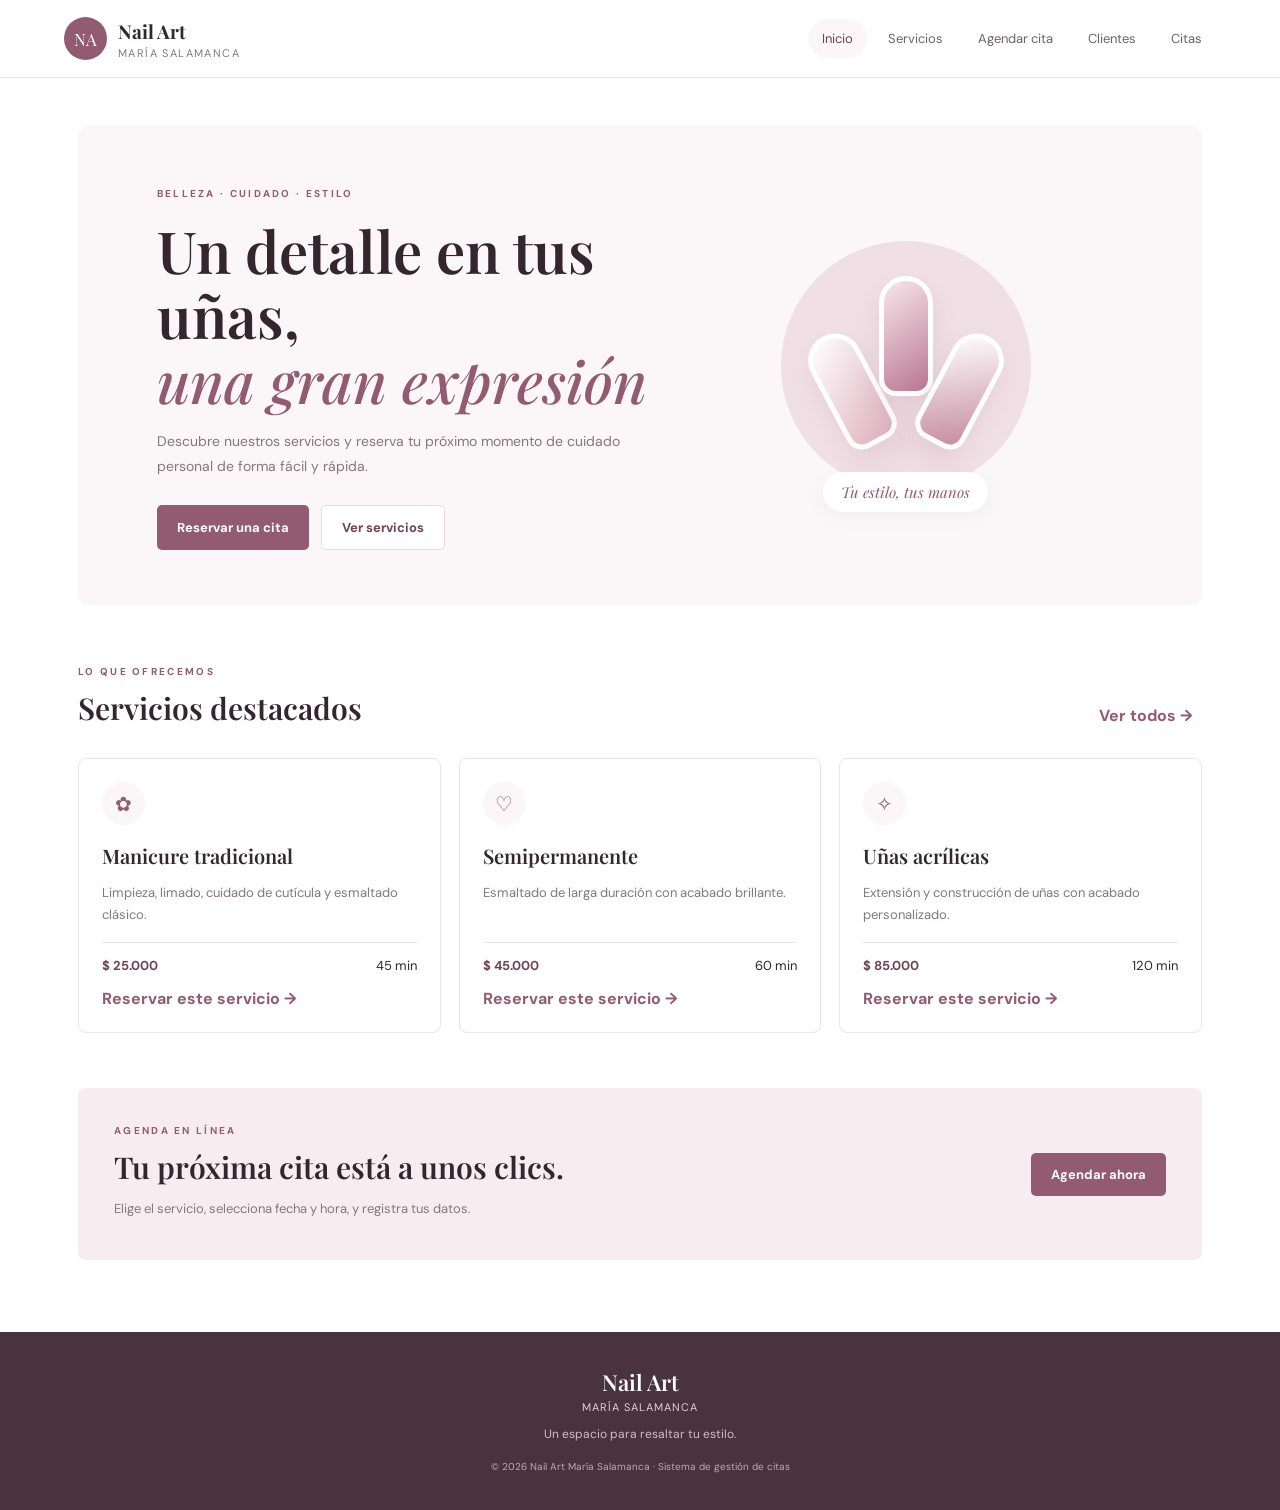
<file: nail_art_maria_salamanca/index.html>
<!DOCTYPE html>
<html lang="es">
<head>
  <meta charset="UTF-8">
  <meta name="viewport" content="width=device-width, initial-scale=1.0">
  <meta name="theme-color" content="#9b6578">
  <title>Nail Art María Salamanca</title>
  <link rel="stylesheet" href="styles.css">
</head>
<body>
  <header class="topbar">
    <a class="brand" href="#" data-view="inicio" aria-label="Ir al inicio">
      <span class="brand-mark">NA</span>
      <span><strong>Nail Art</strong><small>María Salamanca</small></span>
    </a>
    <button class="menu-toggle" id="menuToggle" aria-label="Abrir menú">☰</button>
    <nav id="mainNav">
      <button class="nav-link active" data-view="inicio">Inicio</button>
      <button class="nav-link" data-view="servicios">Servicios</button>
      <button class="nav-link" data-view="agendar">Agendar cita</button>
      <button class="nav-link" data-view="clientes">Clientes</button>
      <button class="nav-link" data-view="citas">Citas</button>
    </nav>
  </header>

  <main>
    <section class="view active" id="view-inicio">
      <div class="hero">
        <div class="hero-copy">
          <span class="eyebrow">BELLEZA · CUIDADO · ESTILO</span>
          <h1>Un detalle en tus uñas,<br><em>una gran expresión</em></h1>
          <p>Descubre nuestros servicios y reserva tu próximo momento de cuidado personal de forma fácil y rápida.</p>
          <div class="hero-actions">
            <button class="btn primary" data-go="agendar">Reservar una cita</button>
            <button class="btn light" data-go="servicios">Ver servicios</button>
          </div>
        </div>
        <div class="hero-art" aria-label="Diseño decorativo de uñas">
          <div class="art-circle"></div><div class="nail nail-one"></div><div class="nail nail-two"></div><div class="nail nail-three"></div>
          <span class="art-caption">Tu estilo, tus manos</span>
        </div>
      </div>
      <div class="section-heading">
        <div><span class="eyebrow">LO QUE OFRECEMOS</span><h2>Servicios destacados</h2></div>
        <button class="text-button" data-go="servicios">Ver todos →</button>
      </div>
      <div class="service-grid" id="featuredServices"></div>
      <div class="welcome-strip">
        <div><span class="eyebrow">AGENDA EN LÍNEA</span><h2>Tu próxima cita está a unos clics.</h2><p>Elige el servicio, selecciona fecha y hora, y registra tus datos.</p></div>
        <button class="btn primary" data-go="agendar">Agendar ahora</button>
      </div>
    </section>

    <section class="view" id="view-servicios">
      <div class="page-heading"><span class="eyebrow">NUESTRO CATÁLOGO</span><h1>Servicios</h1><p>Encuentra el cuidado y diseño ideal para ti.</p></div>
      <div class="service-grid" id="allServices"></div>
    </section>

    <section class="view" id="view-agendar">
      <div class="page-heading"><span class="eyebrow">RESERVA EN LÍNEA</span><h1>Agenda tu cita</h1><p>Completa los datos para solicitar tu espacio.</p></div>
      <div class="booking-layout">
        <form class="panel booking-form" id="bookingForm">
          <h2>Datos de la reserva</h2>
          <div class="form-grid">
            <label>Nombre completo<input name="name" required minlength="3" placeholder="Ej. Laura Gómez"></label>
            <label>Teléfono<input name="phone" required inputmode="tel" pattern="[0-9+ ()-]{7,}" placeholder="Ej. 3001234567"></label>
            <label class="full">Correo electrónico <span class="optional">(opcional)</span><input name="email" type="email" placeholder="correo@ejemplo.com"></label>
            <label class="full">Servicio<select name="service" id="serviceSelect" required><option value="">Selecciona un servicio</option></select></label>
            <label>Fecha<input name="date" id="dateInput" type="date" required></label>
            <label>Hora<select name="time" required id="timeSelect"><option value="">Selecciona una hora</option></select></label>
            <label class="full">Notas adicionales <span class="optional">(opcional)</span><textarea name="notes" rows="3" placeholder="Cuéntanos si tienes alguna idea de diseño..."></textarea></label>
          </div>
          <div class="notice">La reserva quedará registrada en este navegador. El negocio deberá confirmar la disponibilidad.</div>
          <button class="btn primary full-btn" type="submit">Confirmar solicitud</button>
          <p class="form-message" id="bookingMessage" role="status"></p>
        </form>
        <aside class="panel booking-aside">
          <div class="aside-icon">✦</div><h2>Antes de reservar</h2>
          <ul><li>Selecciona el servicio que deseas.</li><li>Verifica que tus datos de contacto estén correctos.</li><li>La cita se guardará con estado <b>Pendiente</b>.</li></ul>
          <div class="aside-note"><strong>¿Necesitas ayuda?</strong><p>Comunícate directamente con el establecimiento para confirmar horarios y disponibilidad.</p></div>
        </aside>
      </div>
    </section>

    <section class="view" id="view-clientes">
      <div class="section-heading page-heading-inline"><div><span class="eyebrow">DIRECTORIO</span><h1>Clientes</h1><p>Consulta las personas registradas mediante las reservas.</p></div><button class="btn secondary" id="exportClients">Exportar CSV</button></div>
      <div class="panel table-panel"><div class="table-tools"><input id="clientSearch" placeholder="Buscar por nombre o teléfono..." aria-label="Buscar clientes"><span id="clientCount" class="muted"></span></div>
        <div class="table-scroll"><table><thead><tr><th>Nombre</th><th>Teléfono</th><th>Correo</th><th>Última reserva</th></tr></thead><tbody id="clientsBody"></tbody></table></div>
      </div>
    </section>

    <section class="view" id="view-citas">
      <div class="section-heading page-heading-inline"><div><span class="eyebrow">CONTROL DE AGENDA</span><h1>Citas</h1><p>Administra las solicitudes registradas en este dispositivo.</p></div><button class="btn secondary" id="exportAppointments">Exportar citas</button></div>
      <div class="stats-row" id="appointmentStats"></div>
      <div class="panel table-panel"><div class="table-tools"><input id="appointmentSearch" placeholder="Buscar cliente o servicio..." aria-label="Buscar citas"><select id="statusFilter" aria-label="Filtrar por estado"><option value="Todas">Todos los estados</option><option>Pendiente</option><option>Confirmada</option><option>Cancelada</option></select></div>
        <div class="table-scroll"><table><thead><tr><th>Cliente</th><th>Servicio</th><th>Fecha y hora</th><th>Estado</th><th>Acciones</th></tr></thead><tbody id="appointmentsBody"></tbody></table></div>
      </div>
    </section>
  </main>

  <footer><div class="footer-brand">Nail Art <span>María Salamanca</span></div><p>Un espacio para resaltar tu estilo.</p><small>© <span id="year"></span> Nail Art María Salamanca · Sistema de gestión de citas</small></footer>
  <div class="toast" id="toast" role="status"></div>
  <script src="app.js"></script>
</body>
</html>
</file>
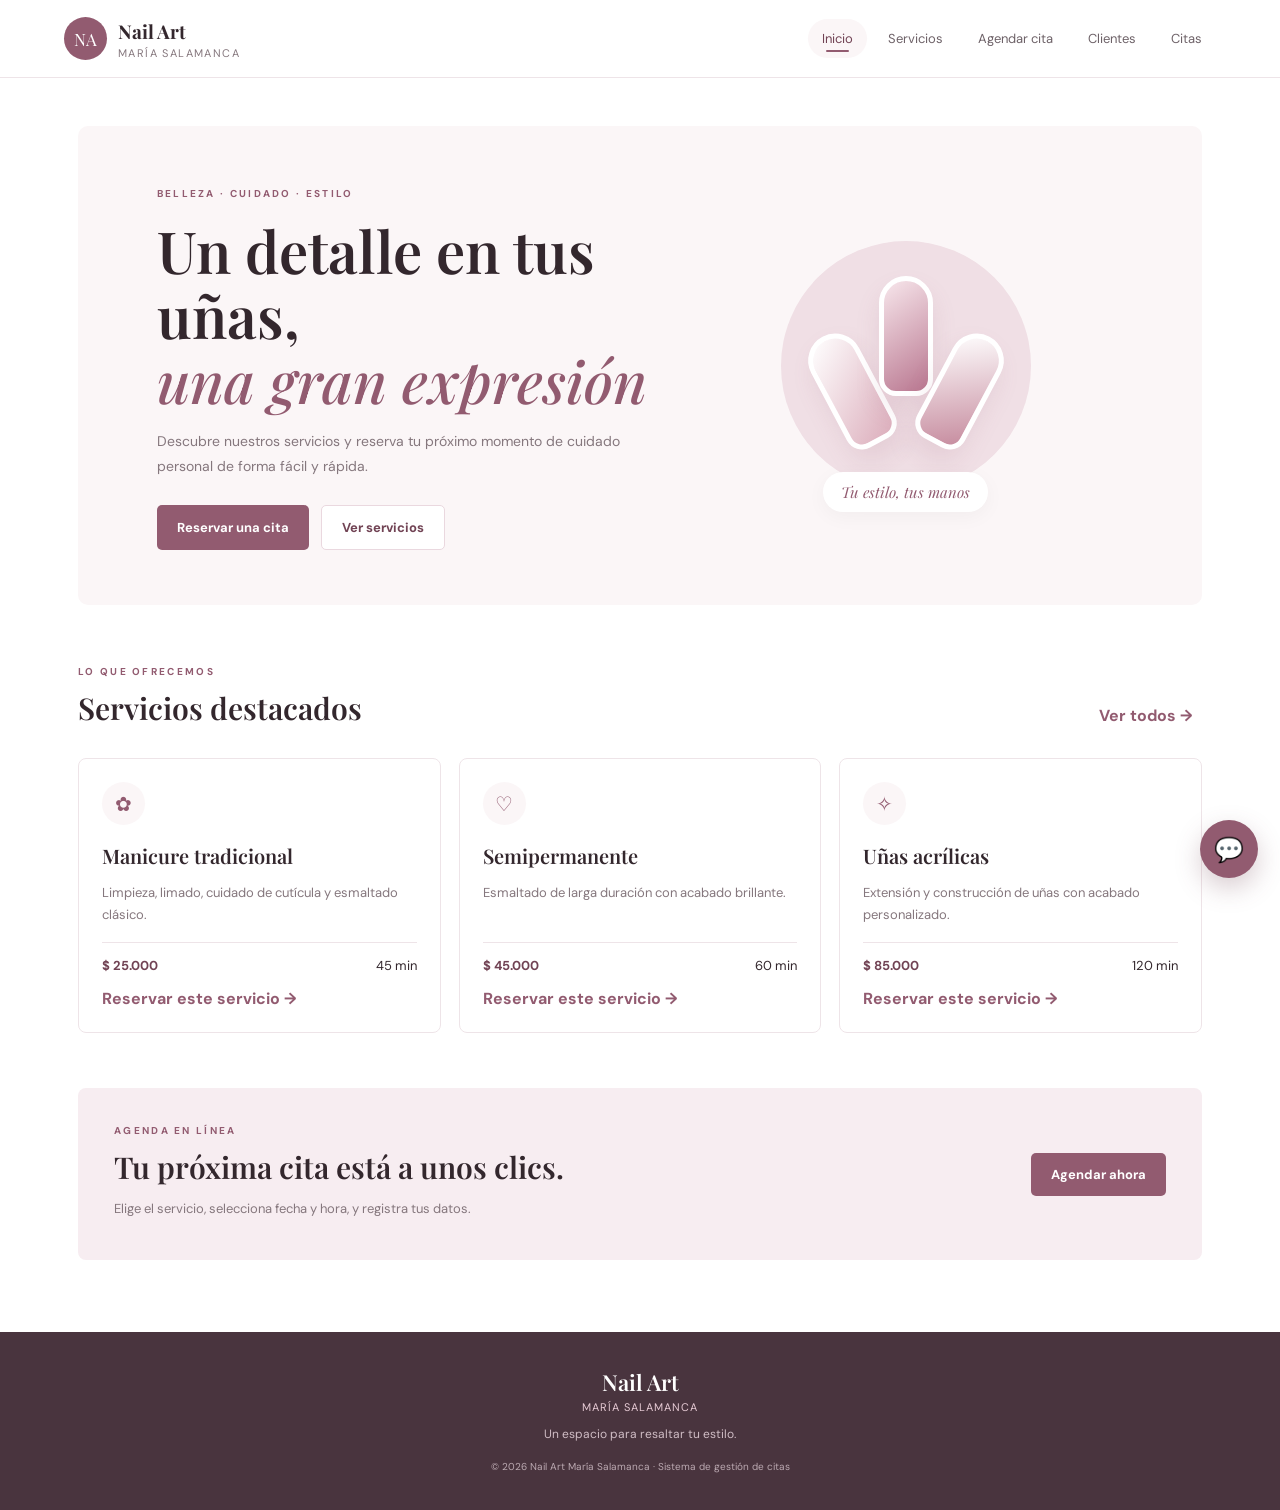
<file: NailArt_Maria_Salamanca_animado/nail_art_maria_salamanca/index.html>
<!DOCTYPE html>
<html lang="es">
<head>
  <meta charset="UTF-8">
  <meta name="viewport" content="width=device-width, initial-scale=1.0">
  <meta name="theme-color" content="#9b6578">
  <title>Nail Art María Salamanca</title>
  <link rel="stylesheet" href="styles.css">
</head>
<body>
  <header class="topbar">
    <a class="brand" href="#" data-view="inicio" aria-label="Ir al inicio">
      <span class="brand-mark">NA</span>
      <span><strong>Nail Art</strong><small>María Salamanca</small></span>
    </a>
    <button class="menu-toggle" id="menuToggle" aria-label="Abrir menú">☰</button>
    <nav id="mainNav">
      <button class="nav-link active" data-view="inicio">Inicio</button>
      <button class="nav-link" data-view="servicios">Servicios</button>
      <button class="nav-link" data-view="agendar">Agendar cita</button>
      <button class="nav-link" data-view="clientes">Clientes</button>
      <button class="nav-link" data-view="citas">Citas</button>
    </nav>
  </header>

  <main>
    <section class="view active" id="view-inicio">
      <div class="hero">
        <div class="hero-copy">
          <span class="eyebrow">BELLEZA · CUIDADO · ESTILO</span>
          <h1>Un detalle en tus uñas,<br><em>una gran expresión</em></h1>
          <p>Descubre nuestros servicios y reserva tu próximo momento de cuidado personal de forma fácil y rápida.</p>
          <div class="hero-actions">
            <button class="btn primary" data-go="agendar">Reservar una cita</button>
            <button class="btn light" data-go="servicios">Ver servicios</button>
          </div>
        </div>
        <div class="hero-art" aria-label="Diseño decorativo de uñas">
          <div class="art-circle"></div><div class="nail nail-one"></div><div class="nail nail-two"></div><div class="nail nail-three"></div>
          <span class="art-caption">Tu estilo, tus manos</span>
        </div>
      </div>
      <div class="section-heading">
        <div><span class="eyebrow">LO QUE OFRECEMOS</span><h2>Servicios destacados</h2></div>
        <button class="text-button" data-go="servicios">Ver todos →</button>
      </div>
      <div class="service-grid" id="featuredServices"></div>
      <div class="welcome-strip">
        <div><span class="eyebrow">AGENDA EN LÍNEA</span><h2>Tu próxima cita está a unos clics.</h2><p>Elige el servicio, selecciona fecha y hora, y registra tus datos.</p></div>
        <button class="btn primary" data-go="agendar">Agendar ahora</button>
      </div>
    </section>

    <section class="view" id="view-servicios">
      <div class="page-heading"><span class="eyebrow">NUESTRO CATÁLOGO</span><h1>Servicios</h1><p>Encuentra el cuidado y diseño ideal para ti.</p></div>
      <div class="service-grid" id="allServices"></div>
    </section>

    <section class="view" id="view-agendar">
      <div class="page-heading"><span class="eyebrow">RESERVA EN LÍNEA</span><h1>Agenda tu cita</h1><p>Completa los datos para solicitar tu espacio.</p></div>
      <div class="booking-layout">
        <form class="panel booking-form" id="bookingForm">
          <h2>Datos de la reserva</h2>
          <div class="form-grid">
            <label>Nombre completo<input name="name" required minlength="3" placeholder="Ej. Laura Gómez"></label>
            <label>Teléfono<input name="phone" required inputmode="tel" pattern="[0-9+ ()-]{7,}" placeholder="Ej. 3001234567"></label>
            <label class="full">Correo electrónico <span class="optional">(opcional)</span><input name="email" type="email" placeholder="correo@ejemplo.com"></label>
            <label class="full">Servicio<select name="service" id="serviceSelect" required><option value="">Selecciona un servicio</option></select></label>
            <label>Fecha<input name="date" id="dateInput" type="date" required></label>
            <label>Hora<select name="time" required id="timeSelect"><option value="">Selecciona una hora</option></select></label>
            <label class="full">Notas adicionales <span class="optional">(opcional)</span><textarea name="notes" rows="3" placeholder="Cuéntanos si tienes alguna idea de diseño..."></textarea></label>
          </div>
          <div class="notice">La reserva quedará registrada en este navegador. El negocio deberá confirmar la disponibilidad.</div>
          <button class="btn primary full-btn" type="submit">Confirmar solicitud</button>
          <p class="form-message" id="bookingMessage" role="status"></p>
        </form>
        <aside class="panel booking-aside">
          <div class="aside-icon">✦</div><h2>Antes de reservar</h2>
          <ul><li>Selecciona el servicio que deseas.</li><li>Verifica que tus datos de contacto estén correctos.</li><li>La cita se guardará con estado <b>Pendiente</b>.</li></ul>
          <div class="aside-note"><strong>¿Necesitas ayuda?</strong><p>Comunícate directamente con el establecimiento para confirmar horarios y disponibilidad.</p></div>
        </aside>
      </div>
    </section>

    <section class="view" id="view-clientes">
      <div class="section-heading page-heading-inline"><div><span class="eyebrow">DIRECTORIO</span><h1>Clientes</h1><p>Consulta las personas registradas mediante las reservas.</p></div><button class="btn secondary" id="exportClients">Exportar CSV</button></div>
      <div class="panel table-panel"><div class="table-tools"><input id="clientSearch" placeholder="Buscar por nombre o teléfono..." aria-label="Buscar clientes"><span id="clientCount" class="muted"></span></div>
        <div class="table-scroll"><table><thead><tr><th>Nombre</th><th>Teléfono</th><th>Correo</th><th>Última reserva</th></tr></thead><tbody id="clientsBody"></tbody></table></div>
      </div>
    </section>

    <section class="view" id="view-citas">
      <div class="section-heading page-heading-inline"><div><span class="eyebrow">CONTROL DE AGENDA</span><h1>Citas</h1><p>Administra las solicitudes registradas en este dispositivo.</p></div><button class="btn secondary" id="exportAppointments">Exportar citas</button></div>
      <div class="stats-row" id="appointmentStats"></div>
      <div class="panel table-panel"><div class="table-tools"><input id="appointmentSearch" placeholder="Buscar cliente o servicio..." aria-label="Buscar citas"><select id="statusFilter" aria-label="Filtrar por estado"><option value="Todas">Todos los estados</option><option>Pendiente</option><option>Confirmada</option><option>Cancelada</option></select></div>
        <div class="table-scroll"><table><thead><tr><th>Cliente</th><th>Servicio</th><th>Fecha y hora</th><th>Estado</th><th>Acciones</th></tr></thead><tbody id="appointmentsBody"></tbody></table></div>
      </div>
    </section>
  </main>

  <footer><div class="footer-brand">Nail Art <span>María Salamanca</span></div><p>Un espacio para resaltar tu estilo.</p><small>© <span id="year"></span> Nail Art María Salamanca · Sistema de gestión de citas</small></footer>
  <div class="toast" id="toast" role="status"></div>

  <!-- CHATBOT DE ATENCION -->
  <button id="chatbotToggle" class="chatbot-toggle" aria-label="Abrir asistente virtual" title="Abrir asistente virtual">💬</button>
  <section id="chatbotWindow" class="chatbot-window" aria-label="Asistente virtual" aria-live="polite">
    <div class="chatbot-header">
      <div><h3>Nail Art Assistant</h3><span>● Asistente virtual</span></div>
      <button id="chatbotClose" aria-label="Cerrar chat">×</button>
    </div>
    <div id="chatbotMessages" class="chatbot-messages">
      <div class="bot-message">¡Hola! 💗 Bienvenida a Nail Art María Salamanca. ¿En qué podemos ayudarte?</div>
    </div>
    <div id="chatbotOptions" class="chatbot-options">
      <button data-option="servicios">Ver servicios</button>
      <button data-option="precios">Consultar precios</button>
      <button data-option="citas">Agendar una cita</button>
      <button data-option="preguntas">Preguntas frecuentes</button>
      <button data-option="contacto">Contacto</button>
    </div>
    <form id="chatbotForm" class="chatbot-input">
      <input id="chatbotText" type="text" placeholder="Escribe tu mensaje..." autocomplete="off" aria-label="Escribe tu mensaje">
      <button type="submit" aria-label="Enviar mensaje">➤</button>
    </form>
    <div class="chatbot-note">Asistente automático · Información de referencia</div>
  </section>
  <script src="app.js"></script>
  <script src="chatbot/chatbot.js"></script>
  <script src="animations.js"></script>
</body>
</html>
</file>
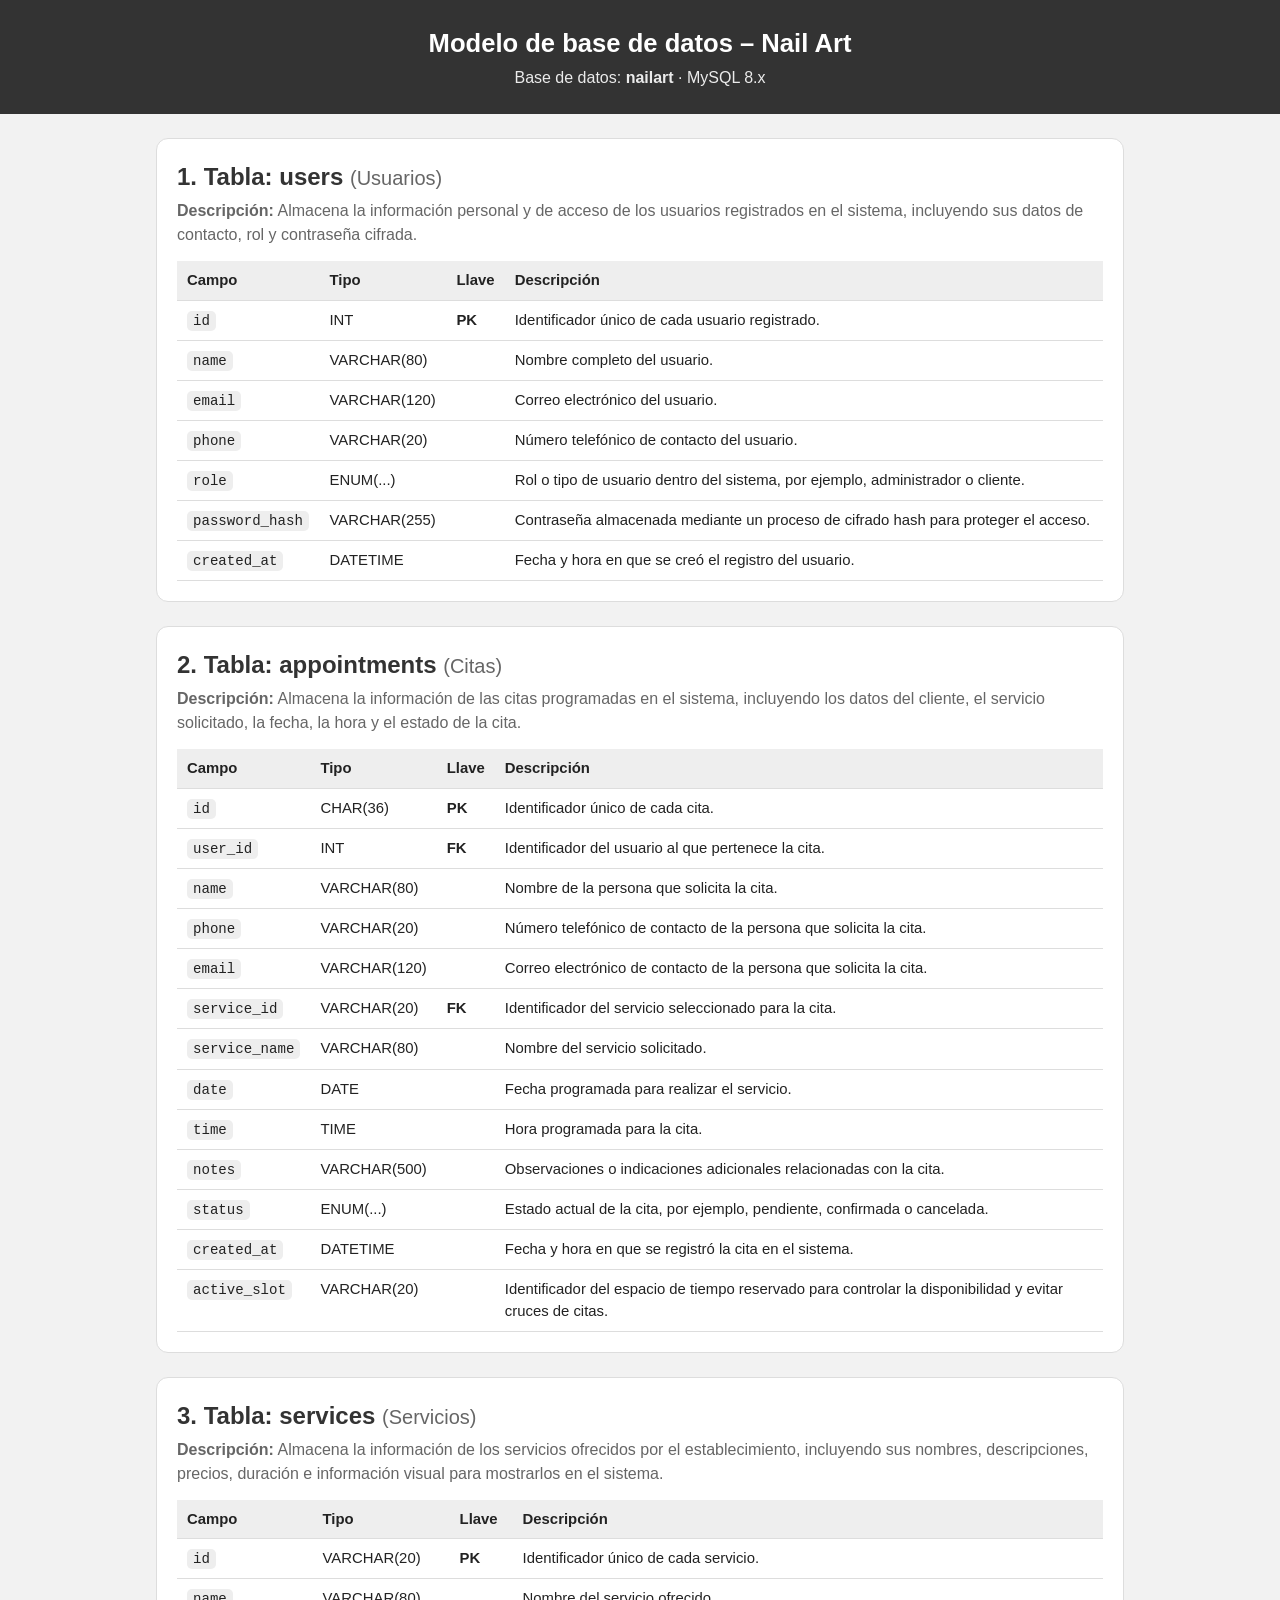
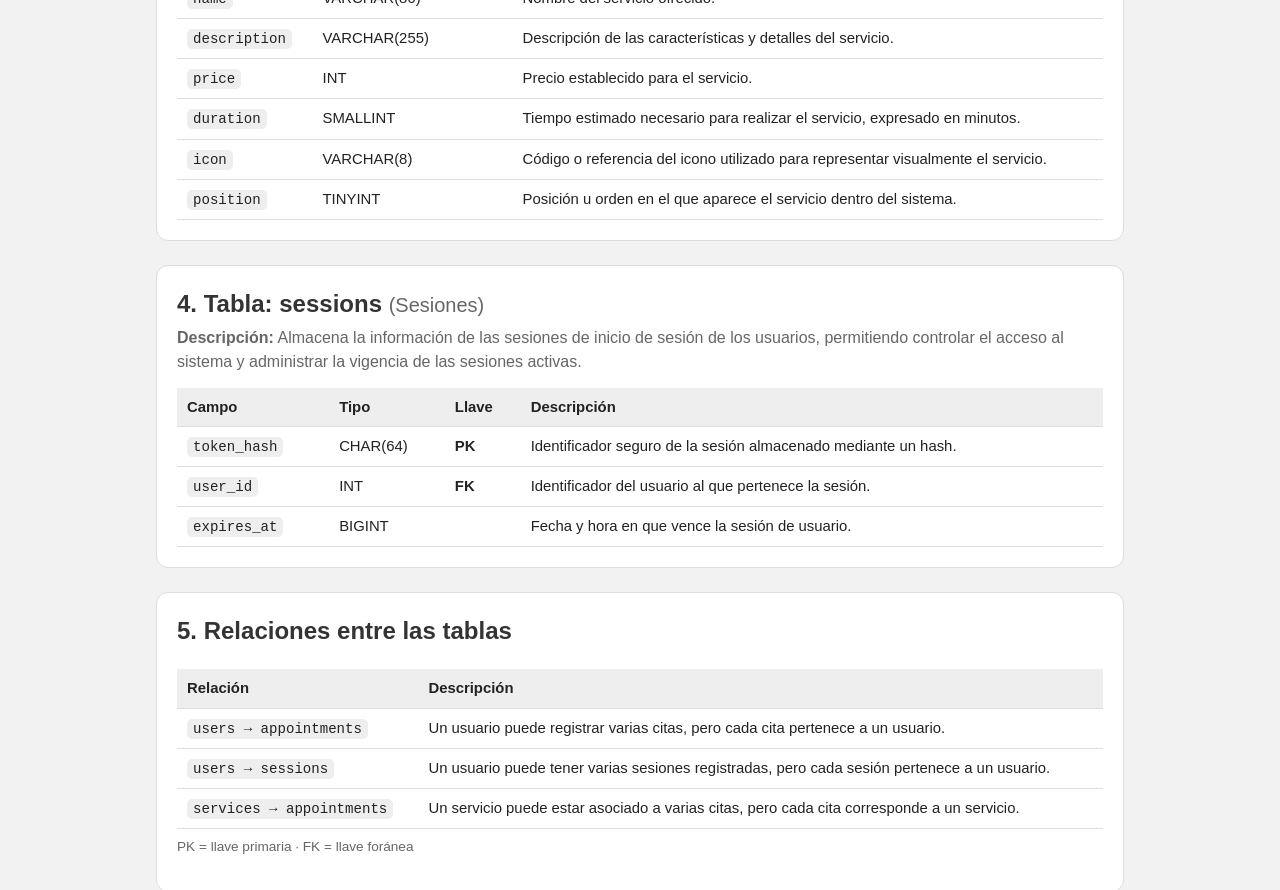
<file: index (1).html>
<!DOCTYPE html>
<html lang="es">
<head>
<meta charset="UTF-8">
<meta name="viewport" content="width=device-width, initial-scale=1">
<title>Modelo de base de datos – Nail Art</title>
<style>
  :root {
    --bg:#f2f2f2; --card:#ffffff; --text:#222222; --muted:#666666;
    --accent:#333333; --line:#dddddd; --head:#eeeeee;
  }
  @media (prefers-color-scheme: dark) {
    :root { --bg:#1e1e1e; --card:#2a2a2a; --text:#eeeeee; --muted:#aaaaaa; --accent:#eeeeee; --line:#444444; --head:#353535; }
  }
  * { box-sizing:border-box; }
  body { margin:0; font-family:Arial,Helvetica,sans-serif; background:var(--bg); color:var(--text); line-height:1.5; }
  header { background:#333333; color:#ffffff; padding:24px; text-align:center; }
  header h1 { margin:0 0 4px; font-size:1.6rem; }
  header p { margin:0; opacity:.9; }
  main { max-width:1000px; margin:24px auto; padding:0 16px; display:grid; gap:24px; }
  .tabla { background:var(--card); border-radius:12px; padding:20px; border:1px solid var(--line); }
  .tabla h2 { margin:0 0 4px; color:var(--accent); }
  .tabla h2 small { color:var(--muted); font-weight:normal; }
  .desc { margin:0 0 14px; color:var(--muted); }
  .scroll { overflow-x:auto; }
  table { width:100%; border-collapse:collapse; font-size:.93rem; }
  th, td { text-align:left; padding:8px 10px; border-bottom:1px solid var(--line); vertical-align:top; }
  th { background:var(--head); }
  code { background:var(--head); padding:2px 6px; border-radius:5px; font-size:.88rem; }
  .pk { font-weight:bold; }
  .fk { font-weight:bold; }
  .rel { background:var(--card); border-radius:12px; padding:20px; border:1px solid var(--line); }
  .rel h2 { margin-top:0; color:var(--accent); }
  .nota { color:var(--muted); font-size:.85rem; margin-top:8px; }
</style>
</head>
<body>

<header>
  <h1>Modelo de base de datos – Nail Art</h1>
  <p>Base de datos: <strong>nailart</strong> · MySQL 8.x</p>
</header>

<main id="contenido"></main>

<script>
const tablas = [
  {
    nombre: 'users', titulo: 'Usuarios',
    desc: 'Almacena la información personal y de acceso de los usuarios registrados en el sistema, incluyendo sus datos de contacto, rol y contraseña cifrada.',
    campos: [
      ['id', 'INT', 'PK', 'Identificador único de cada usuario registrado.'],
      ['name', 'VARCHAR(80)', '', 'Nombre completo del usuario.'],
      ['email', 'VARCHAR(120)', '', 'Correo electrónico del usuario.'],
      ['phone', 'VARCHAR(20)', '', 'Número telefónico de contacto del usuario.'],
      ['role', 'ENUM(...)', '', 'Rol o tipo de usuario dentro del sistema, por ejemplo, administrador o cliente.'],
      ['password_hash', 'VARCHAR(255)', '', 'Contraseña almacenada mediante un proceso de cifrado hash para proteger el acceso.'],
      ['created_at', 'DATETIME', '', 'Fecha y hora en que se creó el registro del usuario.']
    ]
  },
  {
    nombre: 'appointments', titulo: 'Citas',
    desc: 'Almacena la información de las citas programadas en el sistema, incluyendo los datos del cliente, el servicio solicitado, la fecha, la hora y el estado de la cita.',
    campos: [
      ['id', 'CHAR(36)', 'PK', 'Identificador único de cada cita.'],
      ['user_id', 'INT', 'FK', 'Identificador del usuario al que pertenece la cita.'],
      ['name', 'VARCHAR(80)', '', 'Nombre de la persona que solicita la cita.'],
      ['phone', 'VARCHAR(20)', '', 'Número telefónico de contacto de la persona que solicita la cita.'],
      ['email', 'VARCHAR(120)', '', 'Correo electrónico de contacto de la persona que solicita la cita.'],
      ['service_id', 'VARCHAR(20)', 'FK', 'Identificador del servicio seleccionado para la cita.'],
      ['service_name', 'VARCHAR(80)', '', 'Nombre del servicio solicitado.'],
      ['date', 'DATE', '', 'Fecha programada para realizar el servicio.'],
      ['time', 'TIME', '', 'Hora programada para la cita.'],
      ['notes', 'VARCHAR(500)', '', 'Observaciones o indicaciones adicionales relacionadas con la cita.'],
      ['status', 'ENUM(...)', '', 'Estado actual de la cita, por ejemplo, pendiente, confirmada o cancelada.'],
      ['created_at', 'DATETIME', '', 'Fecha y hora en que se registró la cita en el sistema.'],
      ['active_slot', 'VARCHAR(20)', '', 'Identificador del espacio de tiempo reservado para controlar la disponibilidad y evitar cruces de citas.']
    ]
  },
  {
    nombre: 'services', titulo: 'Servicios',
    desc: 'Almacena la información de los servicios ofrecidos por el establecimiento, incluyendo sus nombres, descripciones, precios, duración e información visual para mostrarlos en el sistema.',
    campos: [
      ['id', 'VARCHAR(20)', 'PK', 'Identificador único de cada servicio.'],
      ['name', 'VARCHAR(80)', '', 'Nombre del servicio ofrecido.'],
      ['description', 'VARCHAR(255)', '', 'Descripción de las características y detalles del servicio.'],
      ['price', 'INT', '', 'Precio establecido para el servicio.'],
      ['duration', 'SMALLINT', '', 'Tiempo estimado necesario para realizar el servicio, expresado en minutos.'],
      ['icon', 'VARCHAR(8)', '', 'Código o referencia del icono utilizado para representar visualmente el servicio.'],
      ['position', 'TINYINT', '', 'Posición u orden en el que aparece el servicio dentro del sistema.']
    ]
  },
  {
    nombre: 'sessions', titulo: 'Sesiones',
    desc: 'Almacena la información de las sesiones de inicio de sesión de los usuarios, permitiendo controlar el acceso al sistema y administrar la vigencia de las sesiones activas.',
    campos: [
      ['token_hash', 'CHAR(64)', 'PK', 'Identificador seguro de la sesión almacenado mediante un hash.'],
      ['user_id', 'INT', 'FK', 'Identificador del usuario al que pertenece la sesión.'],
      ['expires_at', 'BIGINT', '', 'Fecha y hora en que vence la sesión de usuario.']
    ]
  }
];

const relaciones = [
  ['users → appointments', 'Un usuario puede registrar varias citas, pero cada cita pertenece a un usuario.'],
  ['users → sessions', 'Un usuario puede tener varias sesiones registradas, pero cada sesión pertenece a un usuario.'],
  ['services → appointments', 'Un servicio puede estar asociado a varias citas, pero cada cita corresponde a un servicio.']
];

const esc = s => String(s).replace(/[&<>"]/g, c => ({'&':'&amp;','<':'&lt;','>':'&gt;','"':'&quot;'}[c]));
const marca = k => k === 'PK' ? '<span class="pk">PK</span>' : k === 'FK' ? '<span class="fk">FK</span>' : '';

let html = '';
tablas.forEach((t, i) => {
  html += `
  <section class="tabla">
    <h2>${i + 1}. Tabla: ${esc(t.nombre)} <small>(${esc(t.titulo)})</small></h2>
    <p class="desc"><strong>Descripción:</strong> ${esc(t.desc)}</p>
    <div class="scroll"><table>
      <thead><tr><th>Campo</th><th>Tipo</th><th>Llave</th><th>Descripción</th></tr></thead>
      <tbody>${t.campos.map(c => `
        <tr><td><code>${esc(c[0])}</code></td><td>${esc(c[1])}</td><td>${marca(c[2])}</td><td>${esc(c[3])}</td></tr>`).join('')}
      </tbody>
    </table></div>
  </section>`;
});

html += `
  <section class="rel">
    <h2>${tablas.length + 1}. Relaciones entre las tablas</h2>
    <div class="scroll"><table>
      <thead><tr><th>Relación</th><th>Descripción</th></tr></thead>
      <tbody>${relaciones.map(r => `<tr><td><code>${esc(r[0])}</code></td><td>${esc(r[1])}</td></tr>`).join('')}</tbody>
    </table></div>
    <p class="nota">PK = llave primaria · FK = llave foránea</p>
  </section>`;

document.getElementById('contenido').innerHTML = html;
</script>
</body>
</html>
</file>
<file: nail_art_maria_salamanca/styles.css>
@import url('https://fonts.googleapis.com/css2?family=DM+Sans:wght@400;500;600;700&family=Playfair+Display:wght@500;600;700&display=swap');
:root{--wine:#925b70;--wine-dark:#714354;--rose:#ead8df;--pale:#fbf6f7;--ink:#33272d;--muted:#85777d;--line:#eee4e8;--white:#fff;--green:#4c8065;--gold:#b78b54}
*{box-sizing:border-box}body{margin:0;background:#fff;color:var(--ink);font-family:'DM Sans',sans-serif}button,input,select,textarea{font:inherit}button{cursor:pointer}.topbar{height:78px;padding:0 max(5vw,24px);display:flex;align-items:center;justify-content:space-between;border-bottom:1px solid var(--line);background:#fff;position:sticky;top:0;z-index:10}.brand{display:flex;gap:11px;align-items:center;color:inherit;text-decoration:none}.brand-mark{width:43px;height:43px;border-radius:50%;background:var(--wine);color:white;display:grid;place-items:center;font-family:'Playfair Display';font-size:17px}.brand strong,.brand small{display:block}.brand strong{font-family:'Playfair Display';font-size:19px}.brand small{font-size:11px;letter-spacing:1.4px;color:var(--muted);text-transform:uppercase;margin-top:2px}nav{display:flex;gap:7px}.nav-link{border:0;background:none;color:#6e6268;padding:11px 14px;border-radius:30px;font-size:13px}.nav-link:hover,.nav-link.active{background:var(--pale);color:var(--wine-dark)}.menu-toggle{display:none;border:0;background:none;font-size:24px;color:var(--wine)}
main{min-height:65vh}.view{display:none;max-width:1180px;margin:auto;padding:48px 28px 72px}.view.active{display:block}.hero{background:var(--pale);border-radius:10px;min-height:410px;padding:55px 7%;display:grid;grid-template-columns:1.1fr .9fr;align-items:center;overflow:hidden}.eyebrow{font-size:10px;letter-spacing:2.3px;color:var(--wine);font-weight:700}.hero h1,.page-heading h1{font:600 clamp(38px,5vw,58px)/1.12 'Playfair Display',serif;margin:16px 0}.hero h1 em{color:var(--wine);font-weight:500}.hero-copy p,.page-heading p{color:var(--muted);line-height:1.8;max-width:490px;font-size:14px}.hero-actions{display:flex;gap:12px;margin-top:26px}.btn{border:0;border-radius:5px;padding:13px 20px;font-size:13px;font-weight:700;transition:.2s}.btn:hover{transform:translateY(-1px);filter:brightness(.97)}.primary{background:var(--wine);color:#fff}.light{background:#fff;color:var(--wine-dark);border:1px solid var(--rose)}.secondary{background:var(--pale);color:var(--wine-dark);border:1px solid var(--rose)}.hero-art{height:300px;position:relative;display:grid;place-items:center}.art-circle{width:250px;height:250px;border-radius:50%;background:#f0dfe5;position:absolute}.nail{position:absolute;width:54px;height:120px;border-radius:35px 35px 22px 22px;background:linear-gradient(145deg,#fff,#dcaebc);border:5px solid #fff;box-shadow:0 14px 25px #9b657822}.nail-one{transform:rotate(-28deg) translate(-60px,-5px)}.nail-two{transform:rotate(0deg) translate(0,-30px);background:linear-gradient(145deg,#f7e6eb,#b97790)}.nail-three{transform:rotate(28deg) translate(60px,-5px);background:linear-gradient(145deg,#fff,#c68b9e)}.art-caption{position:absolute;bottom:4px;background:white;padding:10px 18px;border-radius:30px;color:var(--wine);font:italic 15px 'Playfair Display';box-shadow:0 5px 20px #0000000a}.section-heading{display:flex;justify-content:space-between;align-items:end;margin:54px 0 22px}.section-heading h2,.welcome-strip h2{font:600 30px 'Playfair Display';margin:8px 0}.text-button{border:0;background:none;color:var(--wine);font-weight:700;padding:10px}.service-grid{display:grid;grid-template-columns:repeat(3,1fr);gap:18px}.service-card{border:1px solid var(--line);border-radius:8px;padding:23px;background:white}.service-icon{width:43px;height:43px;border-radius:50%;display:grid;place-items:center;background:var(--pale);font-size:20px;color:var(--wine)}.service-card h3{font:600 20px 'Playfair Display';margin:17px 0 8px}.service-card p{font-size:13px;line-height:1.7;color:var(--muted);min-height:44px}.service-meta{display:flex;justify-content:space-between;border-top:1px solid var(--line);padding-top:14px;margin-top:16px;font-size:13px}.service-meta strong{color:var(--wine-dark)}.service-card .text-button{padding:14px 0 0}.welcome-strip{margin-top:55px;padding:30px 36px;background:#f7edf1;border-radius:8px;display:flex;align-items:center;justify-content:space-between}.welcome-strip p{color:var(--muted);font-size:13px}.page-heading{margin:5px 0 30px}.page-heading h1{font-size:44px;margin:9px 0}.booking-layout{display:grid;grid-template-columns:1.55fr .8fr;gap:22px;align-items:start}.panel{border:1px solid var(--line);border-radius:8px;background:#fff;padding:26px}.booking-form h2,.booking-aside h2{font:600 23px 'Playfair Display';margin:0 0 22px}.form-grid{display:grid;grid-template-columns:1fr 1fr;gap:17px}.form-grid label{font-size:12px;font-weight:700;color:#61535a}.form-grid input,.form-grid select,.form-grid textarea,.table-tools input,.table-tools select{display:block;width:100%;margin-top:8px;border:1px solid #e7dce1;border-radius:5px;padding:12px;background:white;color:var(--ink);outline:none;font-size:13px}.form-grid input:focus,.form-grid select:focus,.form-grid textarea:focus,.table-tools input:focus{border-color:var(--wine)}.full{grid-column:1/-1}.optional{color:#a99ba1;font-weight:400}.notice{background:var(--pale);color:#806d76;padding:12px 14px;font-size:11px;line-height:1.6;margin:20px 0;border-radius:4px}.full-btn{width:100%}.form-message{font-size:13px;color:var(--green);margin-bottom:0}.booking-aside{background:var(--pale)}.aside-icon{width:42px;height:42px;border-radius:50%;background:white;display:grid;place-items:center;color:var(--wine);font-size:21px;margin-bottom:17px}.booking-aside ul{padding-left:18px;color:var(--muted);font-size:13px;line-height:2}.booking-aside li{padding-left:4px;margin-bottom:7px}.aside-note{border-top:1px solid var(--rose);margin-top:25px;padding-top:18px;font-size:12px}.aside-note p{color:var(--muted);line-height:1.7}.page-heading-inline{margin:0 0 25px}.page-heading-inline h1{font:600 42px 'Playfair Display';margin:8px 0}.page-heading-inline p{font-size:13px;color:var(--muted);margin:0}.table-panel{padding:20px}.table-tools{display:flex;gap:12px;justify-content:space-between;margin-bottom:17px}.table-tools input{max-width:340px;margin:0}.table-tools select{width:auto;min-width:170px;margin:0}.table-scroll{overflow-x:auto}table{width:100%;border-collapse:collapse;text-align:left;white-space:nowrap}th{font-size:10px;text-transform:uppercase;letter-spacing:1px;color:#9a8b92;background:var(--pale)}th,td{padding:15px 13px;border-bottom:1px solid var(--line)}td{font-size:12px;color:#65575e}td strong{color:var(--ink)}.muted{font-size:12px;color:var(--muted);align-self:center}.empty{text-align:center;padding:30px;color:var(--muted)}.status{padding:5px 9px;border-radius:20px;font-size:10px;font-weight:700;background:#f5eee4;color:#9a7139}.status.Confirmada{background:#eaf3ed;color:#4c8065}.status.Cancelada{background:#f8e9e9;color:#a35d5d}.action-btn{border:1px solid var(--rose);background:#fff;color:var(--wine);padding:6px 9px;border-radius:4px;font-size:11px;margin:2px}.action-btn.danger{color:#a35d5d}.stats-row{display:grid;grid-template-columns:repeat(3,1fr);gap:14px;margin:20px 0}.stat{padding:17px 20px;border:1px solid var(--line);border-radius:7px}.stat span{font-size:11px;color:var(--muted)}.stat strong{display:block;font:600 28px 'Playfair Display';margin-top:5px}.footer-brand{font:600 22px 'Playfair Display';color:white}.footer-brand span{font:11px 'DM Sans';letter-spacing:1px;display:block;color:#e7cbd5;text-transform:uppercase;margin-top:3px}footer{background:#49343e;color:#e8dce1;text-align:center;padding:35px 20px}footer p{font-size:12px;color:#d0bdc5}footer small{font-size:10px;color:#bcaab2}.toast{position:fixed;bottom:22px;right:22px;background:#49343e;color:white;padding:13px 18px;border-radius:5px;font-size:13px;opacity:0;transform:translateY(10px);transition:.25s;pointer-events:none;z-index:20}.toast.show{opacity:1;transform:translateY(0)}
@media(max-width:760px){.topbar{height:68px}.menu-toggle{display:block}nav{display:none;position:absolute;top:68px;left:0;right:0;background:#fff;padding:12px 20px 18px;box-shadow:0 10px 18px #0000000d;flex-direction:column}nav.open{display:flex}.nav-link{text-align:left}.view{padding:30px 18px 50px}.hero{grid-template-columns:1fr;padding:35px 25px}.hero-art{height:240px}.art-circle{width:190px;height:190px}.nail{transform-origin:center;scale:.8}.nail-one{transform:rotate(-28deg) translate(-50px,-5px)}.nail-two{transform:translate(0,-25px)}.nail-three{transform:rotate(28deg) translate(50px,-5px)}.service-grid{grid-template-columns:1fr}.section-heading{margin-top:38px}.welcome-strip{display:block;padding:25px}.welcome-strip .btn{margin-top:12px}.booking-layout{grid-template-columns:1fr}.form-grid{grid-template-columns:1fr}.full{grid-column:auto}.stats-row{gap:7px}.stat{padding:12px}.stat strong{font-size:23px}.page-heading-inline{align-items:start;gap:15px;flex-direction:column}.table-tools{flex-direction:column}.table-tools input,.table-tools select{max-width:none;width:100%}}
</file>
<file: NailArt_Maria_Salamanca_animado/nail_art_maria_salamanca/styles.css>
@import url('https://fonts.googleapis.com/css2?family=DM+Sans:wght@400;500;600;700&family=Playfair+Display:wght@500;600;700&display=swap');
:root{--wine:#925b70;--wine-dark:#714354;--rose:#ead8df;--pale:#fbf6f7;--ink:#33272d;--muted:#85777d;--line:#eee4e8;--white:#fff;--green:#4c8065;--gold:#b78b54}
*{box-sizing:border-box}body{margin:0;background:#fff;color:var(--ink);font-family:'DM Sans',sans-serif}button,input,select,textarea{font:inherit}button{cursor:pointer}.topbar{height:78px;padding:0 max(5vw,24px);display:flex;align-items:center;justify-content:space-between;border-bottom:1px solid var(--line);background:#fff;position:sticky;top:0;z-index:10}.brand{display:flex;gap:11px;align-items:center;color:inherit;text-decoration:none}.brand-mark{width:43px;height:43px;border-radius:50%;background:var(--wine);color:white;display:grid;place-items:center;font-family:'Playfair Display';font-size:17px}.brand strong,.brand small{display:block}.brand strong{font-family:'Playfair Display';font-size:19px}.brand small{font-size:11px;letter-spacing:1.4px;color:var(--muted);text-transform:uppercase;margin-top:2px}nav{display:flex;gap:7px}.nav-link{border:0;background:none;color:#6e6268;padding:11px 14px;border-radius:30px;font-size:13px}.nav-link:hover,.nav-link.active{background:var(--pale);color:var(--wine-dark)}.menu-toggle{display:none;border:0;background:none;font-size:24px;color:var(--wine)}
main{min-height:65vh}.view{display:none;max-width:1180px;margin:auto;padding:48px 28px 72px}.view.active{display:block}.hero{background:var(--pale);border-radius:10px;min-height:410px;padding:55px 7%;display:grid;grid-template-columns:1.1fr .9fr;align-items:center;overflow:hidden}.eyebrow{font-size:10px;letter-spacing:2.3px;color:var(--wine);font-weight:700}.hero h1,.page-heading h1{font:600 clamp(38px,5vw,58px)/1.12 'Playfair Display',serif;margin:16px 0}.hero h1 em{color:var(--wine);font-weight:500}.hero-copy p,.page-heading p{color:var(--muted);line-height:1.8;max-width:490px;font-size:14px}.hero-actions{display:flex;gap:12px;margin-top:26px}.btn{border:0;border-radius:5px;padding:13px 20px;font-size:13px;font-weight:700;transition:.2s}.btn:hover{transform:translateY(-1px);filter:brightness(.97)}.primary{background:var(--wine);color:#fff}.light{background:#fff;color:var(--wine-dark);border:1px solid var(--rose)}.secondary{background:var(--pale);color:var(--wine-dark);border:1px solid var(--rose)}.hero-art{height:300px;position:relative;display:grid;place-items:center}.art-circle{width:250px;height:250px;border-radius:50%;background:#f0dfe5;position:absolute}.nail{position:absolute;width:54px;height:120px;border-radius:35px 35px 22px 22px;background:linear-gradient(145deg,#fff,#dcaebc);border:5px solid #fff;box-shadow:0 14px 25px #9b657822}.nail-one{transform:rotate(-28deg) translate(-60px,-5px)}.nail-two{transform:rotate(0deg) translate(0,-30px);background:linear-gradient(145deg,#f7e6eb,#b97790)}.nail-three{transform:rotate(28deg) translate(60px,-5px);background:linear-gradient(145deg,#fff,#c68b9e)}.art-caption{position:absolute;bottom:4px;background:white;padding:10px 18px;border-radius:30px;color:var(--wine);font:italic 15px 'Playfair Display';box-shadow:0 5px 20px #0000000a}.section-heading{display:flex;justify-content:space-between;align-items:end;margin:54px 0 22px}.section-heading h2,.welcome-strip h2{font:600 30px 'Playfair Display';margin:8px 0}.text-button{border:0;background:none;color:var(--wine);font-weight:700;padding:10px}.service-grid{display:grid;grid-template-columns:repeat(3,1fr);gap:18px}.service-card{border:1px solid var(--line);border-radius:8px;padding:23px;background:white}.service-icon{width:43px;height:43px;border-radius:50%;display:grid;place-items:center;background:var(--pale);font-size:20px;color:var(--wine)}.service-card h3{font:600 20px 'Playfair Display';margin:17px 0 8px}.service-card p{font-size:13px;line-height:1.7;color:var(--muted);min-height:44px}.service-meta{display:flex;justify-content:space-between;border-top:1px solid var(--line);padding-top:14px;margin-top:16px;font-size:13px}.service-meta strong{color:var(--wine-dark)}.service-card .text-button{padding:14px 0 0}.welcome-strip{margin-top:55px;padding:30px 36px;background:#f7edf1;border-radius:8px;display:flex;align-items:center;justify-content:space-between}.welcome-strip p{color:var(--muted);font-size:13px}.page-heading{margin:5px 0 30px}.page-heading h1{font-size:44px;margin:9px 0}.booking-layout{display:grid;grid-template-columns:1.55fr .8fr;gap:22px;align-items:start}.panel{border:1px solid var(--line);border-radius:8px;background:#fff;padding:26px}.booking-form h2,.booking-aside h2{font:600 23px 'Playfair Display';margin:0 0 22px}.form-grid{display:grid;grid-template-columns:1fr 1fr;gap:17px}.form-grid label{font-size:12px;font-weight:700;color:#61535a}.form-grid input,.form-grid select,.form-grid textarea,.table-tools input,.table-tools select{display:block;width:100%;margin-top:8px;border:1px solid #e7dce1;border-radius:5px;padding:12px;background:white;color:var(--ink);outline:none;font-size:13px}.form-grid input:focus,.form-grid select:focus,.form-grid textarea:focus,.table-tools input:focus{border-color:var(--wine)}.full{grid-column:1/-1}.optional{color:#a99ba1;font-weight:400}.notice{background:var(--pale);color:#806d76;padding:12px 14px;font-size:11px;line-height:1.6;margin:20px 0;border-radius:4px}.full-btn{width:100%}.form-message{font-size:13px;color:var(--green);margin-bottom:0}.booking-aside{background:var(--pale)}.aside-icon{width:42px;height:42px;border-radius:50%;background:white;display:grid;place-items:center;color:var(--wine);font-size:21px;margin-bottom:17px}.booking-aside ul{padding-left:18px;color:var(--muted);font-size:13px;line-height:2}.booking-aside li{padding-left:4px;margin-bottom:7px}.aside-note{border-top:1px solid var(--rose);margin-top:25px;padding-top:18px;font-size:12px}.aside-note p{color:var(--muted);line-height:1.7}.page-heading-inline{margin:0 0 25px}.page-heading-inline h1{font:600 42px 'Playfair Display';margin:8px 0}.page-heading-inline p{font-size:13px;color:var(--muted);margin:0}.table-panel{padding:20px}.table-tools{display:flex;gap:12px;justify-content:space-between;margin-bottom:17px}.table-tools input{max-width:340px;margin:0}.table-tools select{width:auto;min-width:170px;margin:0}.table-scroll{overflow-x:auto}table{width:100%;border-collapse:collapse;text-align:left;white-space:nowrap}th{font-size:10px;text-transform:uppercase;letter-spacing:1px;color:#9a8b92;background:var(--pale)}th,td{padding:15px 13px;border-bottom:1px solid var(--line)}td{font-size:12px;color:#65575e}td strong{color:var(--ink)}.muted{font-size:12px;color:var(--muted);align-self:center}.empty{text-align:center;padding:30px;color:var(--muted)}.status{padding:5px 9px;border-radius:20px;font-size:10px;font-weight:700;background:#f5eee4;color:#9a7139}.status.Confirmada{background:#eaf3ed;color:#4c8065}.status.Cancelada{background:#f8e9e9;color:#a35d5d}.action-btn{border:1px solid var(--rose);background:#fff;color:var(--wine);padding:6px 9px;border-radius:4px;font-size:11px;margin:2px}.action-btn.danger{color:#a35d5d}.stats-row{display:grid;grid-template-columns:repeat(3,1fr);gap:14px;margin:20px 0}.stat{padding:17px 20px;border:1px solid var(--line);border-radius:7px}.stat span{font-size:11px;color:var(--muted)}.stat strong{display:block;font:600 28px 'Playfair Display';margin-top:5px}.footer-brand{font:600 22px 'Playfair Display';color:white}.footer-brand span{font:11px 'DM Sans';letter-spacing:1px;display:block;color:#e7cbd5;text-transform:uppercase;margin-top:3px}footer{background:#49343e;color:#e8dce1;text-align:center;padding:35px 20px}footer p{font-size:12px;color:#d0bdc5}footer small{font-size:10px;color:#bcaab2}.toast{position:fixed;bottom:22px;right:22px;background:#49343e;color:white;padding:13px 18px;border-radius:5px;font-size:13px;opacity:0;transform:translateY(10px);transition:.25s;pointer-events:none;z-index:20}.toast.show{opacity:1;transform:translateY(0)}
@media(max-width:760px){.topbar{height:68px}.menu-toggle{display:block}nav{display:none;position:absolute;top:68px;left:0;right:0;background:#fff;padding:12px 20px 18px;box-shadow:0 10px 18px #0000000d;flex-direction:column}nav.open{display:flex}.nav-link{text-align:left}.view{padding:30px 18px 50px}.hero{grid-template-columns:1fr;padding:35px 25px}.hero-art{height:240px}.art-circle{width:190px;height:190px}.nail{transform-origin:center;scale:.8}.nail-one{transform:rotate(-28deg) translate(-50px,-5px)}.nail-two{transform:translate(0,-25px)}.nail-three{transform:rotate(28deg) translate(50px,-5px)}.service-grid{grid-template-columns:1fr}.section-heading{margin-top:38px}.welcome-strip{display:block;padding:25px}.welcome-strip .btn{margin-top:12px}.booking-layout{grid-template-columns:1fr}.form-grid{grid-template-columns:1fr}.full{grid-column:auto}.stats-row{gap:7px}.stat{padding:12px}.stat strong{font-size:23px}.page-heading-inline{align-items:start;gap:15px;flex-direction:column}.table-tools{flex-direction:column}.table-tools input,.table-tools select{max-width:none;width:100%}}

/* ===== CHATBOT (mismo estilo del sitio) ===== */
.toast{right:auto;left:22px}
.chatbot-toggle{position:fixed;right:22px;bottom:22px;width:58px;height:58px;border:0;border-radius:50%;background:var(--wine);color:#fff;font-size:24px;box-shadow:0 10px 26px #71435444;z-index:30;transition:.2s}
.chatbot-toggle:hover{transform:translateY(-2px);background:var(--wine-dark)}
.chatbot-window{position:fixed;right:22px;bottom:94px;width:370px;max-width:calc(100vw - 32px);height:540px;max-height:calc(100vh - 120px);background:#fff;border:1px solid var(--line);border-radius:12px;box-shadow:0 20px 50px #49343e33;display:none;flex-direction:column;overflow:hidden;z-index:30}
.chatbot-window.open{display:flex;animation:chatIn .2s ease}
@keyframes chatIn{from{opacity:0;transform:translateY(12px)}to{opacity:1;transform:none}}
.chatbot-header{background:var(--wine);color:#fff;padding:16px 18px;display:flex;justify-content:space-between;align-items:center}
.chatbot-header h3{margin:0;font:600 18px 'Playfair Display',serif}
.chatbot-header span{font-size:11px;color:#f1dde4;letter-spacing:.4px}
.chatbot-header button{border:0;background:none;color:#fff;font-size:26px;line-height:1;padding:0 4px}
.chatbot-messages{flex:1;overflow-y:auto;padding:16px;background:var(--pale);display:flex;flex-direction:column;gap:10px}
.bot-message,.user-message{max-width:86%;padding:10px 13px;border-radius:12px;font-size:13px;line-height:1.6;white-space:pre-line;word-wrap:break-word}
.bot-message{background:#fff;border:1px solid var(--line);color:var(--ink);align-self:flex-start;border-bottom-left-radius:3px}
.user-message{background:var(--wine);color:#fff;align-self:flex-end;border-bottom-right-radius:3px}
.chatbot-options{display:flex;flex-wrap:wrap;gap:7px;padding:10px 14px;border-top:1px solid var(--line);background:#fff}
.chatbot-options button{border:1px solid var(--rose);background:var(--pale);color:var(--wine-dark);border-radius:20px;padding:7px 12px;font-size:12px;font-weight:600;transition:.15s}
.chatbot-options button:hover{background:var(--wine);color:#fff;border-color:var(--wine)}
.chatbot-input{display:flex;gap:8px;padding:10px 14px;border-top:1px solid var(--line);background:#fff}
.chatbot-input input{flex:1;border:1px solid #e7dce1;border-radius:20px;padding:10px 14px;font-size:13px;outline:none}
.chatbot-input input:focus{border-color:var(--wine)}
.chatbot-input button{border:0;background:var(--wine);color:#fff;width:40px;height:40px;border-radius:50%;font-size:15px}
.chatbot-note{text-align:center;font-size:10px;color:var(--muted);padding:0 10px 9px;background:#fff}
.typing{display:flex;gap:4px;padding:12px 14px}
.typing i{width:6px;height:6px;border-radius:50%;background:#c9aab7;animation:blink 1s infinite}
.typing i:nth-child(2){animation-delay:.15s}.typing i:nth-child(3){animation-delay:.3s}
@keyframes blink{0%,80%,100%{opacity:.3}40%{opacity:1}}
@media(max-width:760px){.chatbot-window{right:12px;left:12px;width:auto;max-width:none;bottom:86px;height:70vh}.chatbot-toggle{right:14px;bottom:14px}}

/* ===== ANIMACIONES ===== */
:root{--ease:cubic-bezier(.22,.8,.3,1)}
html{scroll-behavior:smooth}

/* --- Cambio de páginas --- */
.view.active{animation:viewIn .55s var(--ease) both}
.view.leaving{animation:viewOut .18s ease-in both;pointer-events:none}
@keyframes viewIn{from{opacity:0;transform:translateY(26px)}to{opacity:1;transform:none}}
@keyframes viewOut{to{opacity:0;transform:translateY(-10px)}}

/* entrada escalonada de los elementos de cada página */
.view.active .hero,.view.active .page-heading,.view.active .page-heading-inline,.view.active .section-heading,.view.active .welcome-strip,.view.active .panel,.view.active .stat,.view.active .service-card{animation:riseIn .6s var(--ease) backwards}
.view.active .hero{animation-delay:.05s}
.view.active .section-heading{animation-delay:.15s}
.view.active .service-card:nth-child(1){animation-delay:.12s}
.view.active .service-card:nth-child(2){animation-delay:.2s}
.view.active .service-card:nth-child(3){animation-delay:.28s}
.view.active .service-card:nth-child(4){animation-delay:.36s}
.view.active .service-card:nth-child(5){animation-delay:.44s}
.view.active .service-card:nth-child(6){animation-delay:.52s}
.view.active .stat:nth-child(1){animation-delay:.1s}
.view.active .stat:nth-child(2){animation-delay:.18s}
.view.active .stat:nth-child(3){animation-delay:.26s}
.view.active .booking-form{animation-delay:.1s}
.view.active .booking-aside{animation-delay:.22s}
.view.active .table-panel{animation-delay:.2s}
.view.active .welcome-strip{animation-delay:.3s}
@keyframes riseIn{from{opacity:0;transform:translateY(22px)}to{opacity:1;transform:none}}

/* barra de progreso al cambiar de página */
.page-progress{position:fixed;top:0;left:0;height:3px;width:100%;background:linear-gradient(90deg,var(--wine),#d9a0b5);transform:scaleX(0);transform-origin:left;z-index:50;pointer-events:none}
.page-progress.run{animation:progress .7s var(--ease) both}
@keyframes progress{0%{transform:scaleX(0);opacity:1}70%{transform:scaleX(1);opacity:1}100%{transform:scaleX(1);opacity:0}}

/* --- Botones --- */
.btn,.nav-link,.action-btn,.text-button,.chatbot-options button{position:relative;overflow:hidden;transition:transform .25s var(--ease),box-shadow .25s var(--ease),background .25s,color .25s,border-color .25s,filter .25s}
.btn:hover{transform:translateY(-3px);box-shadow:0 10px 22px #925b7040}
.btn.primary:hover{box-shadow:0 12px 24px #925b7055}
.btn.light:hover,.btn.secondary:hover{box-shadow:0 10px 20px #925b7022;background:#fff}
.btn:active,.nav-link:active,.action-btn:active,.chatbot-options button:active{transform:translateY(0) scale(.95);transition-duration:.08s}
/* brillo que cruza el botón principal */
.btn.primary::after{content:"";position:absolute;top:0;left:-70%;width:45%;height:100%;background:linear-gradient(100deg,transparent,#ffffff55,transparent);transform:skewX(-20deg);pointer-events:none}
.btn.primary:hover::after{animation:shine .8s ease}
@keyframes shine{to{left:130%}}
/* menú: línea que crece */
.nav-link::after{content:"";position:absolute;left:50%;bottom:6px;width:0;height:2px;background:var(--wine);border-radius:2px;transition:width .3s var(--ease),left .3s var(--ease)}
.nav-link:hover::after,.nav-link.active::after{width:38%;left:31%}
.nav-link:hover{transform:translateY(-1px)}
/* texto con flecha */
.text-button{transition:letter-spacing .25s,color .25s,transform .25s var(--ease)}
.text-button:hover{transform:translateX(5px);color:var(--wine-dark)}
.action-btn:hover{background:var(--pale);transform:translateY(-2px);box-shadow:0 5px 12px #925b7022}
.action-btn.danger:hover{background:#f8e9e9}
.brand-mark{transition:transform .5s var(--ease)}
.brand:hover .brand-mark{transform:rotate(360deg) scale(1.08)}
.menu-toggle{transition:transform .25s var(--ease)}
.menu-toggle:active{transform:scale(.85) rotate(90deg)}
nav.open{animation:navDrop .3s var(--ease) both}
@keyframes navDrop{from{opacity:0;transform:translateY(-10px)}to{opacity:1;transform:none}}

/* efecto onda al hacer clic */
.ripple{position:absolute;border-radius:50%;background:#ffffff77;transform:scale(0);animation:ripple .6s ease-out forwards;pointer-events:none}
.btn.light .ripple,.btn.secondary .ripple,.nav-link .ripple,.action-btn .ripple,.text-button .ripple,.chatbot-options .ripple{background:#925b7033}
@keyframes ripple{to{transform:scale(4);opacity:0}}

/* --- Tarjetas, iconos y campos --- */
.service-card{transition:transform .35s var(--ease),box-shadow .35s var(--ease),border-color .35s}
.service-card:hover{transform:translateY(-8px);box-shadow:0 18px 34px #925b701f;border-color:var(--rose)}
.service-icon{transition:transform .5s var(--ease),background .3s,color .3s}
.service-card:hover .service-icon{transform:rotate(18deg) scale(1.15);background:var(--wine);color:#fff}
.stat{transition:transform .3s var(--ease),box-shadow .3s}
.stat:hover{transform:translateY(-4px);box-shadow:0 10px 20px #925b7018}
tbody tr{transition:background .2s}
tbody tr:hover{background:var(--pale)}
.form-grid input,.form-grid select,.form-grid textarea,.table-tools input,.table-tools select{transition:border-color .25s,box-shadow .25s,transform .25s var(--ease)}
.form-grid input:focus,.form-grid select:focus,.form-grid textarea:focus,.table-tools input:focus{box-shadow:0 0 0 4px #925b7018;transform:translateY(-1px)}
.form-message:not(:empty){animation:pop .5s var(--ease) both}
@keyframes pop{0%{opacity:0;transform:scale(.9)}60%{transform:scale(1.04)}100%{opacity:1;transform:none}}
.status{display:inline-block;animation:pop .4s var(--ease) both}

/* --- Hero: uñas flotando --- */
.art-circle{animation:breathe 5s ease-in-out infinite}
.nail{animation:float 4s ease-in-out infinite}
.nail-two{animation-delay:-1.3s}
.nail-three{animation-delay:-2.6s}
.art-caption{animation:float 5s ease-in-out infinite -1s}
@keyframes float{0%,100%{translate:0 0}50%{translate:0 -12px}}
@keyframes breathe{0%,100%{transform:scale(1)}50%{transform:scale(1.07)}}
.eyebrow{display:inline-block;animation:fadeSlide .8s var(--ease) both}
@keyframes fadeSlide{from{opacity:0;letter-spacing:6px}to{opacity:1}}

/* --- Chatbot --- */
.chatbot-toggle{animation:chatPulse 2.6s ease-in-out infinite}
.chatbot-toggle:hover{animation:none;transform:scale(1.1) rotate(-8deg)}
.chatbot-toggle:active{transform:scale(.92)}
@keyframes chatPulse{0%{box-shadow:0 10px 26px #71435444,0 0 0 0 #925b7066}70%{box-shadow:0 10px 26px #71435444,0 0 0 16px #925b7000}100%{box-shadow:0 10px 26px #71435444,0 0 0 0 #925b7000}}
.bot-message,.user-message{animation:msgIn .35s var(--ease) both}
.user-message{transform-origin:bottom right}.bot-message{transform-origin:bottom left}
@keyframes msgIn{from{opacity:0;transform:translateY(12px) scale(.94)}to{opacity:1;transform:none}}
.chatbot-input button{transition:transform .25s var(--ease),background .25s}
.chatbot-input button:hover{transform:scale(1.12) rotate(-12deg);background:var(--wine-dark)}
.chatbot-input button:active{transform:scale(.88)}
.chatbot-header button{transition:transform .3s var(--ease)}
.chatbot-header button:hover{transform:rotate(90deg) scale(1.15)}
.chatbot-options button:hover{transform:translateY(-2px)}

/* Respeta a quienes prefieren menos movimiento */
@media(prefers-reduced-motion:reduce){*,*::before,*::after{animation-duration:.01ms!important;animation-iteration-count:1!important;transition-duration:.01ms!important;scroll-behavior:auto!important}}
</file>
